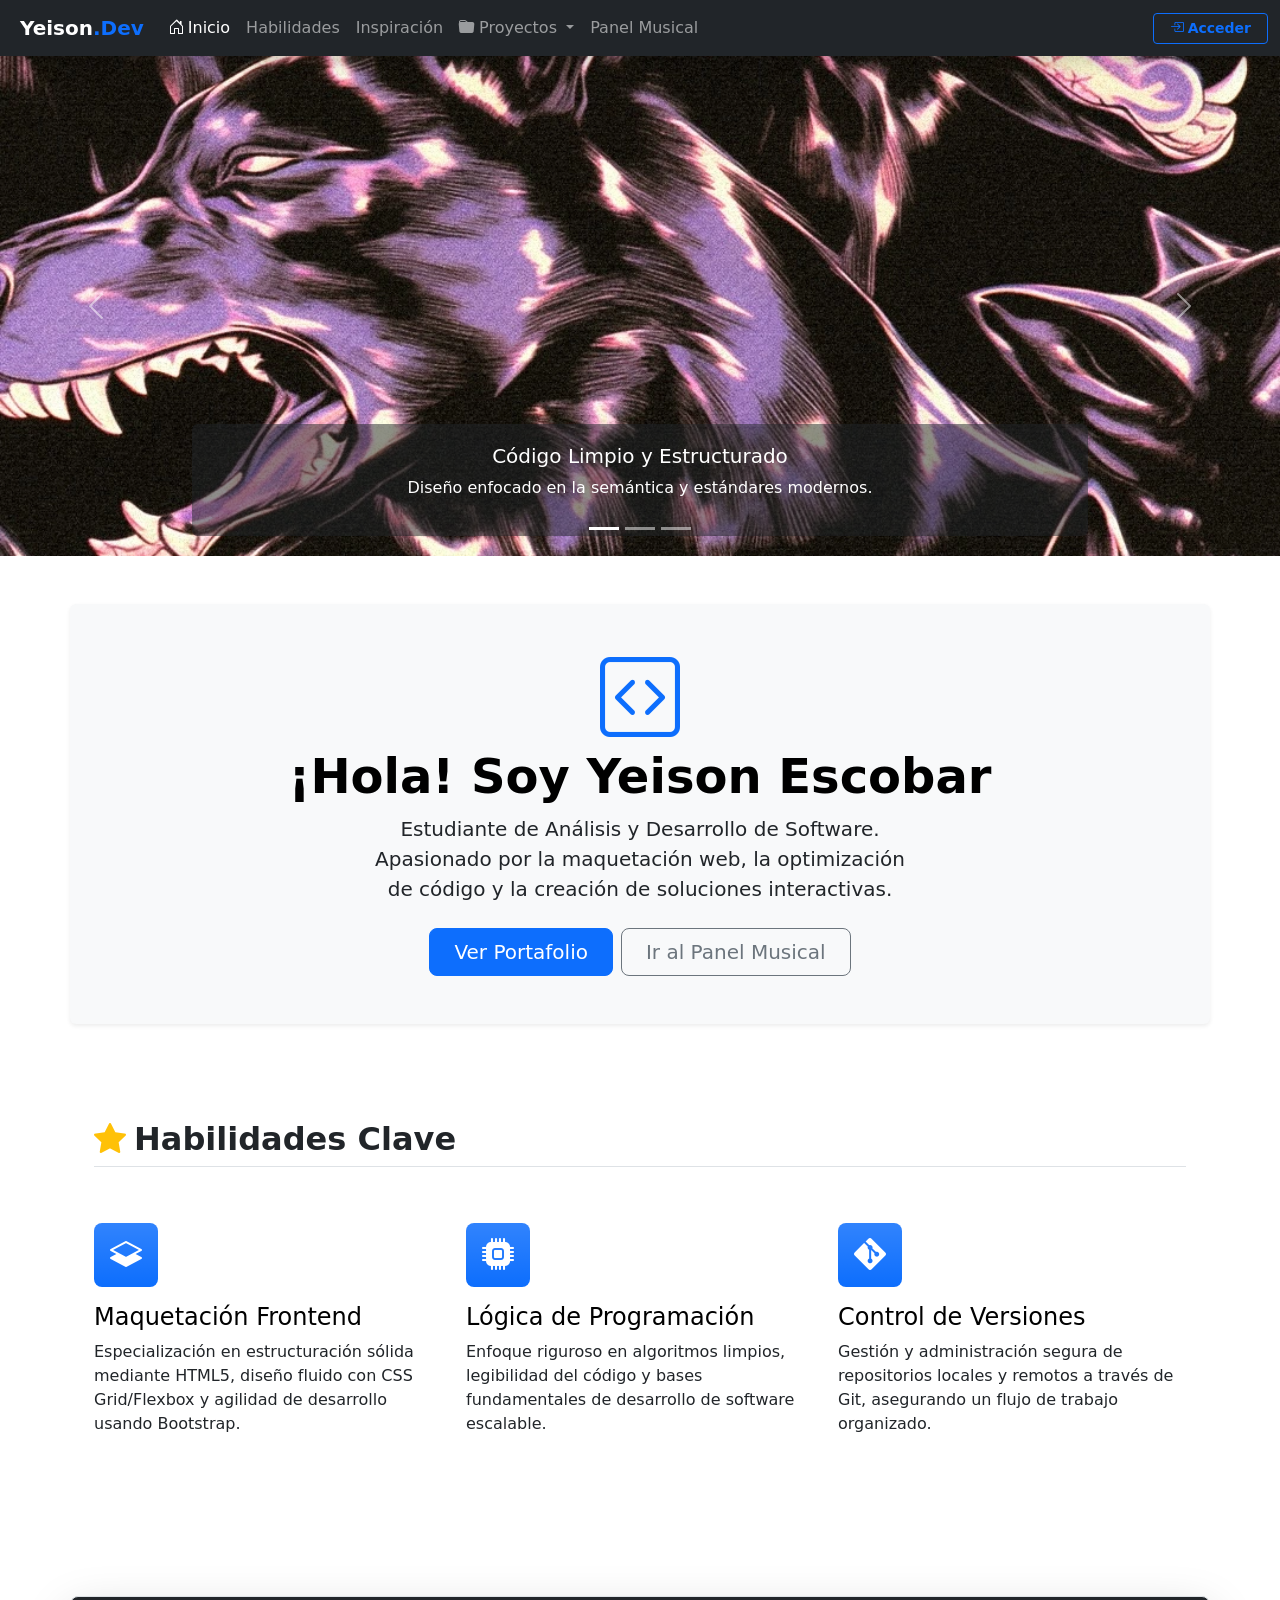
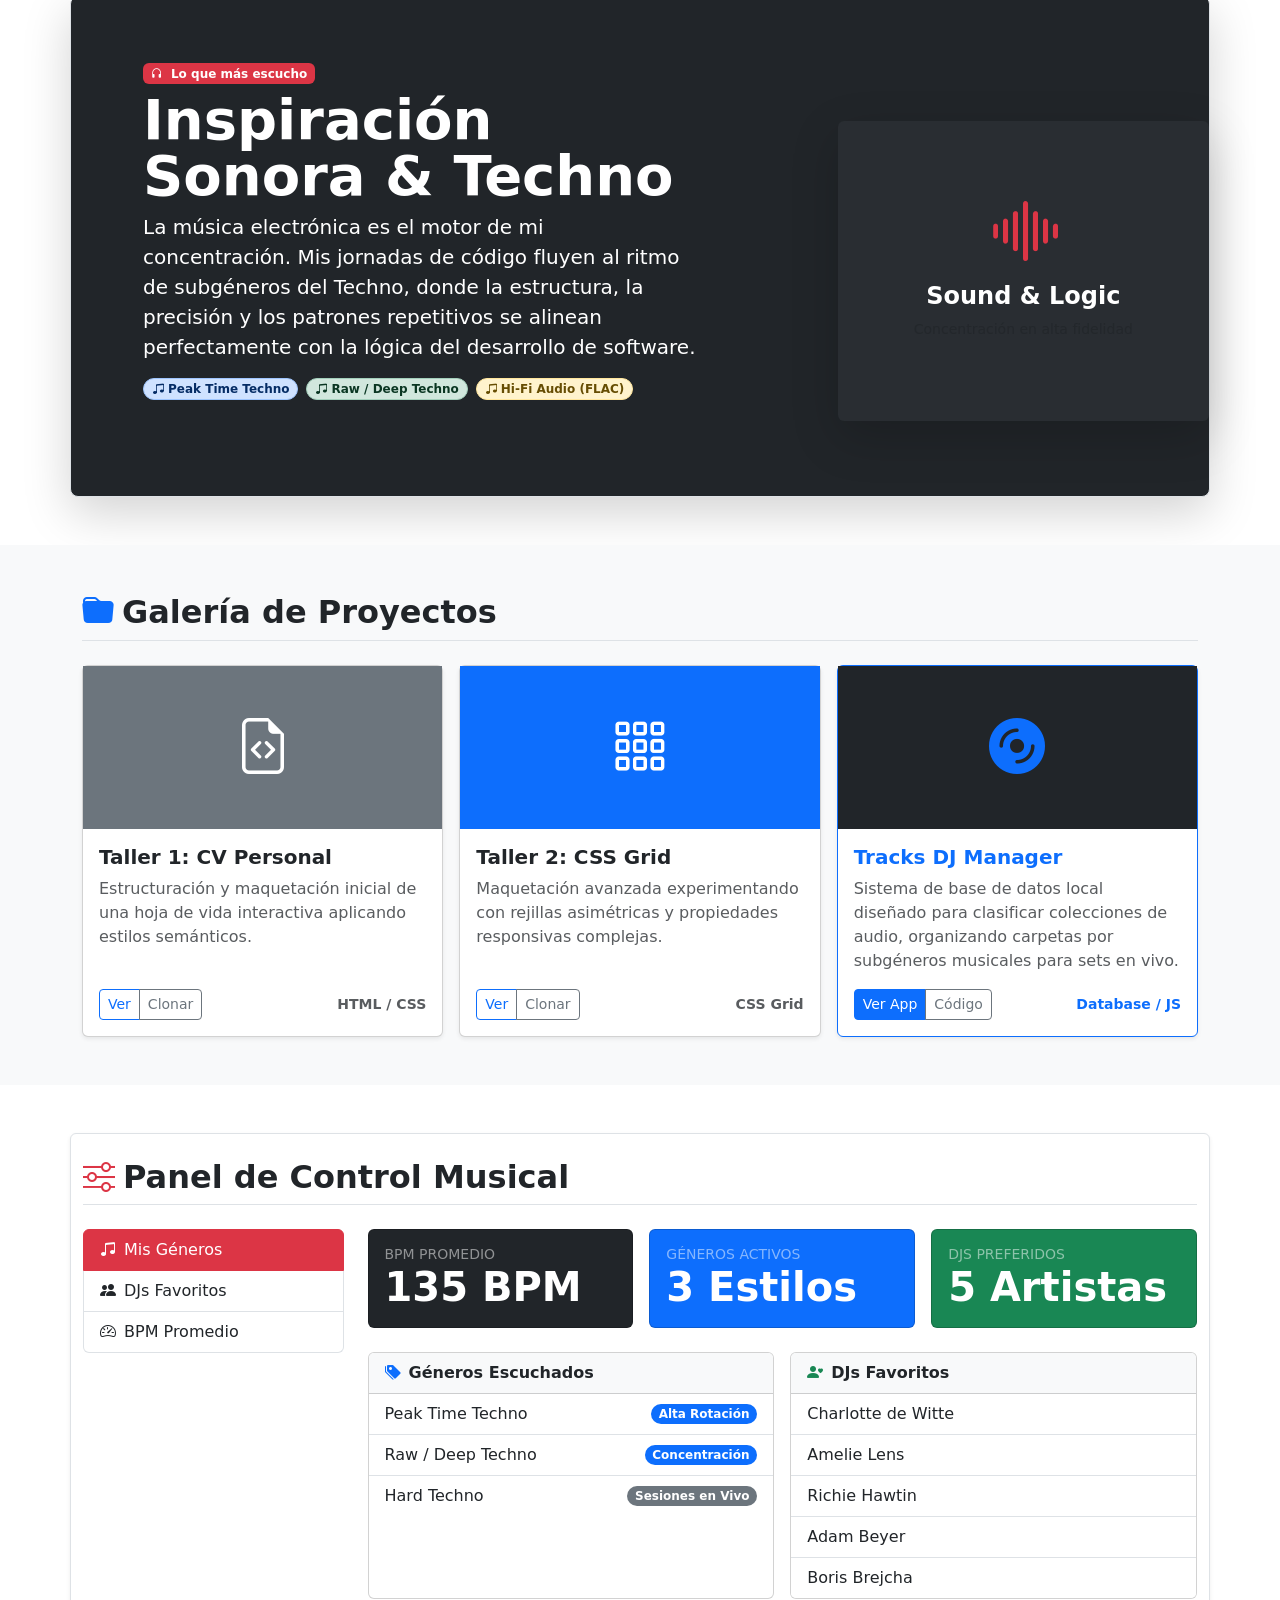
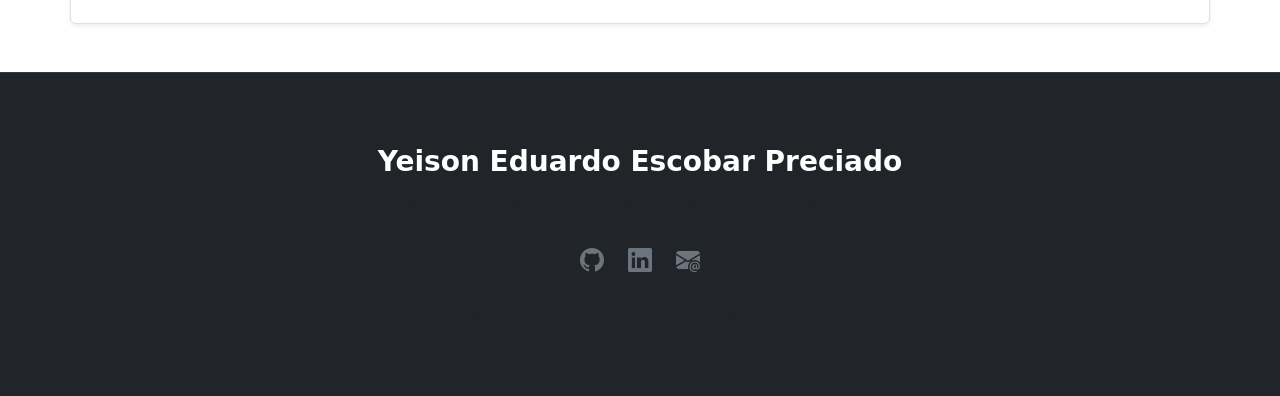
<file: index.html>
<!DOCTYPE html>
<html lang="es-CO">
  <head>
    <meta charset="UTF-8" />
    <meta name="viewport" content="width=device-width, initial-scale=1.0" />

    <title>Yeison Escobar | Desarrollador de Software en formación</title>

    <meta
      name="description"
      content="Hoja de vida profesional de Yeison Eduardo Escobar, estudiante de Análisis y Desarrollo de Software en Medellín. Especialista en HTML, CSS y lógica de programación."
    />

    <link rel="shortcut icon" href="assets/img/logosena.png" type="image/x-icon" />

    <meta name="author" content="Yeison Escobar" />
    <meta name="keywords" content="TALLER, taller, Taller, Portafolio, Desarrollador" />

    <meta name="theme-color" content="#000000" />
    <meta name="MobileOptimized" content="width" />
    <meta name="HandheldFriendly" content="true" />
    <meta name="mobile-web-app-capable" content="yes" />
    <meta name="apple-mobile-web-app-status-bar-style" content="black-translucent" />

    <link
      href="https://cdn.jsdelivr.net/npm/bootstrap@5.3.3/dist/css/bootstrap.min.css"
      rel="stylesheet"
    />
    <link
      rel="stylesheet"
      href="https://cdn.jsdelivr.net/npm/bootstrap-icons@1.11.3/font/bootstrap-icons.min.css"
    />

    <style>
      .carousel-item img {
        height: 500px;
        object-fit: cover;
      }
      .feature-icon {
        width: 4rem;
        height: 4rem;
      }
    </style>
  </head>
  <body>
    <header>
      <nav class="navbar navbar-expand-sm bg-dark navbar-dark fixed-top shadow">
        <div class="container-fluid">
          <a class="navbar-brand fw-bold" href="#">
            <i class="bi bi-terminal-mix me-2 text-primary"></i>
            <span class="text-white">Yeison</span><span class="text-primary">.Dev</span>
          </a>

          <button
            class="navbar-toggler"
            type="button"
            data-bs-toggle="collapse"
            data-bs-target="#collapsibleNavbar"
            aria-label="Cambiar navegación"
          >
            <span class="navbar-toggler-icon"></span>
          </button>

          <div class="collapse navbar-collapse" id="collapsibleNavbar">
            <ul class="navbar-nav me-auto mb-2 mb-sm-0">
              <li class="nav-item">
                <a class="nav-link active" href="#"><i class="bi bi-house-door me-1"></i>Inicio</a>
              </li>
              <li class="nav-item">
                <a class="nav-link" href="#features">Habilidades</a>
              </li>
              <li class="nav-item">
                <a class="nav-link" href="#music-section">Inspiración</a>
              </li>

              <li class="nav-item dropdown">
                <a
                  class="nav-link dropdown-toggle"
                  href="#"
                  role="button"
                  data-bs-toggle="dropdown"
                  aria-expanded="false"
                >
                  <i class="bi bi-folder-fill me-1"></i>Proyectos
                </a>
                <ul class="dropdown-menu dropdown-menu-dark shadow">
                  <li>
                    <a class="dropdown-item" href="app/github.html"
                      ><i class="bi bi-github me-2"></i>GitHub</a
                    >
                  </li>
                  <li>
                    <a class="dropdown-item" href="app/tables.html"
                      ><i class="bi bi-table me-2"></i>Tablas</a
                    >
                  </li>
                  <li>
                    <a class="dropdown-item" href="app/forms.html"
                      ><i class="bi bi-file-earmark-text me-2"></i>Formularios</a
                    >
                  </li>
                </ul>
              </li>

              <li class="nav-item">
                <a class="nav-link" href="#dashboard">Panel Musical</a>
              </li>
            </ul>

            <div class="d-flex">
              <a
                href="app/forms.html"
                class="btn btn-outline-primary btn-sm px-3 fw-semibold"
                ><i class="bi bi-box-arrow-in-right me-1"></i>Acceder</a
              >
            </div>
          </div>
        </div>
      </nav>
    </header>

    <main style="margin-top: 56px">
      <div id="demo" class="carousel slide" data-bs-ride="carousel">
        <div class="carousel-indicators">
          <button
            type="button"
            data-bs-target="#demo"
            data-bs-slide-to="0"
            class="active"
            aria-current="true"
            aria-label="Diapositiva 1"
          ></button>
          <button
            type="button"
            data-bs-target="#demo"
            data-bs-slide-to="1"
            aria-label="Diapositiva 2"
          ></button>
          <button
            type="button"
            data-bs-target="#demo"
            data-bs-slide-to="2"
            aria-label="Diapositiva 3"
          ></button>
        </div>

        <div class="carousel-inner">
          <div class="carousel-item active">
            <img
              src="assets/img/1.webp"
              alt="Desarrollo Web"
              class="d-block w-100"
              width="1200"
              height="500"
            />
            <div
              class="carousel-caption d-none d-md-block bg-dark bg-opacity-50 rounded"
            >
              <h5>Código Limpio y Estructurado</h5>
              <p>Diseño enfocado en la semántica y estándares modernos.</p>
            </div>
          </div>
          <div class="carousel-item">
            <img
              src="assets/img/2.webp"
              alt="Interfaces Adaptables"
              class="d-block w-100"
              width="1200"
              height="500"
              loading="lazy"
            />
            <div
              class="carousel-caption d-none d-md-block bg-dark bg-opacity-50 rounded"
            >
              <h5>Interfaces Responsivas</h5>
              <p>
                Adaptación perfecta a cualquier tipo de pantalla y dispositivo.
              </p>
            </div>
          </div>
          <div class="carousel-item">
            <img
              src="assets/img/4.webp"
              alt="Lógica Eficiente"
              class="d-block w-100"
              width="1200"
              height="500"
              loading="lazy"
            />
            <div
              class="carousel-caption d-none d-md-block bg-dark bg-opacity-50 rounded"
            >
              <h5>Lógica de Programación</h5>
              <p>
                Resolución de problemas con arquitecturas de software eficientes.
              </p>
            </div>
          </div>
        </div>

        <button class="carousel-control-prev" type="button" data-bs-target="#demo" data-bs-slide="prev" aria-label="Anterior diapositiva">
          <span class="carousel-control-prev-icon" aria-hidden="true"></span>
        </button>

        <button class="carousel-control-next" type="button" data-bs-target="#demo" data-bs-slide="next" aria-label="Siguiente diapositiva">
          <span class="carousel-control-next-icon" aria-hidden="true"></span>
        </button>
      </div>

      <div
        class="px-4 py-5 my-5 text-center bg-light rounded shadow-sm container"
      >
        <i class="bi bi-code-square display-1 text-primary mb-3"></i>
        <h1 class="display-5 fw-bold text-body-emphasis">
          ¡Hola! Soy Yeison Escobar
        </h1>
        <div class="col-lg-6 mx-auto">
          <p class="lead mb-4">
            Estudiante de Análisis y Desarrollo de Software. Apasionado por la
            maquetación web, la optimización de código y la creación de
            soluciones interactivas.
          </p>
          <div class="d-grid gap-2 d-sm-flex justify-content-sm-center">
            <a href="#album" class="btn btn-primary btn-lg px-4 gap-3"
              >Ver Portafolio</a
            >
            <a href="#dashboard" class="btn btn-outline-secondary btn-lg px-4"
              >Ir al Panel Musical</a
            >
          </div>
        </div>
      </div>

      <div class="container px-4 py-5" id="features">
        <h2 class="pb-2 border-bottom fw-bold">
          <i class="bi bi-star-fill text-warning me-2"></i>Habilidades Clave
        </h2>
        <div class="row g-4 py-5 row-cols-1 row-cols-lg-3">
          <div class="feature col">
            <div
              class="feature-icon d-inline-flex align-items-center justify-content-center text-bg-primary bg-gradient fs-2 mb-3 rounded-3"
            >
              <i class="bi bi-layers-half"></i>
            </div>
            <h3 class="fs-4 text-body-emphasis">Maquetación Frontend</h3>
            <p>
              Especialización en estructuración sólida mediante HTML5, diseño
              fluido con CSS Grid/Flexbox y agilidad de desarrollo usando
              Bootstrap.
            </p>
          </div>
          <div class="feature col">
            <div
              class="feature-icon d-inline-flex align-items-center justify-content-center text-bg-primary bg-gradient fs-2 mb-3 rounded-3"
            >
              <i class="bi bi-cpu-fill"></i>
            </div>
            <h3 class="fs-4 text-body-emphasis">Lógica de Programación</h3>
            <p>
              Enfoque riguroso en algoritmos limpios, legibilidad del código y
              bases fundamentales de desarrollo de software escalable.
            </p>
          </div>
          <div class="feature col">
            <div
              class="feature-icon d-inline-flex align-items-center justify-content-center text-bg-primary bg-gradient fs-2 mb-3 rounded-3"
            >
              <i class="bi bi-git"></i>
            </div>
            <h3 class="fs-4 text-body-emphasis">Control de Versiones</h3>
            <p>
              Gestión y administración segura de repositorios locales y remotos
              a través de Git, asegurando un flujo de trabajo organizado.
            </p>
          </div>
        </div>
      </div>

      <div class="container my-5" id="music-section">
        <div
          class="row p-4 pb-0 pe-lg-0 pt-lg-5 align-items-center rounded-3 border shadow-lg bg-dark text-white"
        >
          <div class="col-lg-7 p-3 p-lg-5 pt-lg-3">
            <span class="badge bg-danger mb-2"
              ><i class="bi bi-headphones me-1"></i> Lo que más escucho</span
            >
            <h1 class="display-4 fw-bold lh-1 text-white">
              Inspiración Sonora & Techno
            </h1>
            <p class="lead">
              La música electrónica es el motor de mi concentración. Mis
              jornadas de código fluyen al ritmo de subgéneros del Techno, donde
              la estructura, la precisión y los patrones repetitivos se alinean
              perfectamente con la lógica del desarrollo de software.
            </p>
            <div class="d-flex flex-wrap gap-2 mb-4 mb-lg-5">
              <span
                class="badge d-flex align-items-center p-1 pe-2 text-primary-emphasis bg-primary-subtle border border-primary-subtle rounded-pill"
              >
                <i class="bi bi-music-note-beamed mx-1"></i>Peak Time Techno
              </span>
              <span
                class="badge d-flex align-items-center p-1 pe-2 text-success-emphasis bg-success-subtle border border-success-subtle rounded-pill"
              >
                <i class="bi bi-music-note-beamed mx-1"></i>Raw / Deep Techno
              </span>
              <span
                class="badge d-flex align-items-center p-1 pe-2 text-warning-emphasis bg-warning-subtle border border-warning-subtle rounded-pill"
              >
                <i class="bi bi-music-note-beamed mx-1"></i>Hi-Fi Audio (FLAC)
              </span>
            </div>
          </div>
          <div
            class="col-lg-4 offset-lg-1 p-0 overflow-hidden shadow-lg d-flex justify-content-center align-items-center bg-secondary bg-opacity-10 rounded"
            style="min-height: 300px"
          >
            <div class="text-center p-5">
              <i class="bi bi-soundwave display-1 text-danger mb-3"></i>
              <h4 class="fw-bold">Sound & Logic</h4>
              <p class="small text-muted">Concentración en alta fidelidad</p>
            </div>
          </div>
        </div>
      </div>

      <div class="album py-5 bg-body-tertiary" id="album">
        <div class="container">
          <h2 class="pb-2 border-bottom fw-bold mb-4">
            <i class="bi bi-folder-fill text-primary me-2"></i>Galería de Proyectos
          </h2>
          <div class="row row-cols-1 row-cols-sm-2 row-cols-md-3 g-3">
            <div class="col">
              <div class="card shadow-sm h-100">
                <div class="bg-secondary text-white text-center py-5">
                  <i class="bi bi-file-earmark-code display-4"></i>
                </div>
                <div
                  class="card-body d-flex flex-column justify-content-between"
                >
                  <div>
                    <h5 class="card-title fw-bold">Taller 1: CV Personal</h5>
                    <p class="card-text text-muted">
                      Estructuración y maquetación inicial de una hoja de vida
                      interactiva aplicando estilos semánticos.
                    </p>
                  </div>
                  <div
                    class="d-flex justify-content-between align-items-center mt-3"
                  >
                    <div class="btn-group">
                      <button
                        type="button"
                        class="btn btn-sm btn-outline-primary"
                      >
                        Ver
                      </button>
                      <button
                        type="button"
                        class="btn btn-sm btn-outline-secondary"
                      >
                        Clonar
                      </button>
                    </div>
                    <small class="text-body-secondary fw-semibold"
                      >HTML / CSS</small
                    >
                  </div>
                </div>
              </div>
            </div>
            <div class="col">
              <div class="card shadow-sm h-100">
                <div class="bg-primary text-white text-center py-5">
                  <i class="bi bi-grid-3x3-gap display-4"></i>
                </div>
                <div
                  class="card-body d-flex flex-column justify-content-between"
                >
                  <div>
                    <h5 class="card-title fw-bold">Taller 2: CSS Grid</h5>
                    <p class="card-text text-muted">
                      Maquetación avanzada experimentando con rejillas
                      asimétricas y propiedades responsivas complejas.
                    </p>
                  </div>
                  <div
                    class="d-flex justify-content-between align-items-center mt-3"
                  >
                    <div class="btn-group">
                      <button
                        type="button"
                        class="btn btn-sm btn-outline-primary"
                      >
                        Ver
                      </button>
                      <button
                        type="button"
                        class="btn btn-sm btn-outline-secondary"
                      >
                        Clonar
                      </button>
                    </div>
                    <small class="text-body-secondary fw-semibold"
                      >CSS Grid</small
                    >
                  </div>
                </div>
              </div>
            </div>
            <div class="col">
              <div class="card shadow-sm h-100 border-primary">
                <div class="bg-dark text-primary text-center py-5">
                  <i class="bi bi-disc-fill display-4"></i>
                </div>
                <div
                  class="card-body d-flex flex-column justify-content-between"
                >
                  <div>
                    <h5 class="card-title fw-bold text-primary">
                      Tracks DJ Manager
                    </h5>
                    <p class="card-text text-muted">
                      Sistema de base de datos local diseñado para clasificar
                      colecciones de audio, organizando carpetas por subgéneros
                      musicales para sets en vivo.
                    </p>
                  </div>
                  <div
                    class="d-flex justify-content-between align-items-center mt-3"
                  >
                    <div class="btn-group">
                      <button type="button" class="btn btn-sm btn-primary">
                        Ver App
                      </button>
                      <button
                        type="button"
                        class="btn btn-sm btn-outline-secondary"
                      >
                        Código
                      </button>
                    </div>
                    <small class="text-primary fw-semibold"
                      >Database / JS</small
                    >
                  </div>
                </div>
              </div>
            </div>
          </div>
        </div>
      </div>

      <div
        class="container my-5 py-4 border rounded shadow-sm bg-white"
        id="dashboard"
      >
        <h2 class="pb-2 border-bottom fw-bold mb-4">
          <i class="bi bi-sliders text-danger me-2"></i>Panel de Control Musical
        </h2>
        <div class="row">
          <div class="col-md-3 mb-3">
            <div class="list-group">
              <a
                href="#dashboard"
                class="list-group-item list-group-item-action active bg-danger border-danger"
                ><i class="bi bi-music-note-beamed me-2"></i>Mis Géneros</a
              >
              <a
                href="#dashboard"
                class="list-group-item list-group-item-action"
                ><i class="bi bi-people-fill me-2"></i>DJs Favoritos</a
              >
              <a
                href="#dashboard"
                class="list-group-item list-group-item-action"
                ><i class="bi bi-speedometer2 me-2"></i>BPM Promedio</a
              >
            </div>
          </div>
          <div class="col-md-9">
            <div class="row g-3 mb-4">
              <div class="col-md-4">
                <div class="card text-bg-dark h-100">
                  <div
                    class="card-body d-flex flex-column justify-content-between"
                  >
                    <h6
                      class="card-title text-white-50 text-uppercase small m-0"
                    >
                      BPM Promedio
                    </h6>
                    <p class="card-text display-6 fw-bold m-0">135 BPM</p>
                  </div>
                </div>
              </div>
              <div class="col-md-4">
                <div class="card text-bg-primary h-100">
                  <div
                    class="card-body d-flex flex-column justify-content-between"
                  >
                    <h6
                      class="card-title text-white-50 text-uppercase small m-0"
                    >
                      Géneros Activos
                    </h6>
                    <p class="card-text display-6 fw-bold m-0">3 Estilos</p>
                  </div>
                </div>
              </div>
              <div class="col-md-4">
                <div class="card text-bg-success h-100">
                  <div
                    class="card-body d-flex flex-column justify-content-between"
                  >
                    <h6
                      class="card-title text-white-50 text-uppercase small m-0"
                    >
                      DJs Preferidos
                    </h6>
                    <p class="card-text display-6 fw-bold m-0">5 Artistas</p>
                  </div>
                </div>
              </div>
            </div>

            <div class="row g-3">
              <div class="col-md-6">
                <div class="card h-100">
                  <div class="card-header bg-light fw-semibold">
                    <i class="bi bi-tags-fill text-primary me-2"></i>Géneros Escuchados
                  </div>
                  <ul class="list-group list-group-flush">
                    <li
                      class="list-group-item d-flex justify-content-between align-items-center"
                    >
                      Peak Time Techno
                      <span class="badge bg-primary rounded-pill"
                        >Alta Rotación</span
                      >
                    </li>
                    <li
                      class="list-group-item d-flex justify-content-between align-items-center"
                    >
                      Raw / Deep Techno
                      <span class="badge bg-primary rounded-pill"
                        >Concentración</span
                      >
                    </li>
                    <li
                      class="list-group-item d-flex justify-content-between align-items-center"
                    >
                      Hard Techno
                      <span class="badge bg-secondary rounded-pill"
                        >Sesiones en Vivo</span
                      >
                    </li>
                  </ul>
                </div>
              </div>
              <div class="col-md-6">
                <div class="card h-100">
                  <div class="card-header bg-light fw-semibold">
                    <i class="bi bi-person-heart text-success me-2"></i>DJs Favoritos
                  </div>
                  <ul class="list-group list-group-flush">
                    <li class="list-group-item">Charlotte de Witte</li>
                    <li class="list-group-item">Amelie Lens</li>
                    <li class="list-group-item">Richie Hawtin</li>
                    <li class="list-group-item">Adam Beyer</li>
                    <li class="list-group-item">Boris Brejcha</li>
                  </ul>
                </div>
              </div>
            </div>
          </div>
        </div>
      </div>
    </main>

    <footer
      class="bg-dark text-secondary px-4 py-5 text-center mt-5 border-top border-secondary border-opacity-25"
    >
      <div class="py-4">
        <h3 class="text-white fw-bold mb-3">Yeison Eduardo Escobar Preciado</h3>
        <div class="col-lg-6 mx-auto">
          <p class="fs-6 mb-4 text-muted">
            Estudiante de Análisis y Desarrollo de Software • Medellín, Colombia
          </p>
          <div class="d-flex justify-content-center gap-4 fs-4 mb-4">
            <a href="#" class="text-secondary link-primary" aria-label="GitHub de Yeison">
              <i class="bi bi-github"></i>
            </a>
            <a href="#" class="text-secondary link-primary" aria-label="LinkedIn de Yeison">
              <i class="bi bi-linkedin"></i>
            </a>
            <a href="#" class="text-secondary link-primary" aria-label="Correo electrónico de Yeison">
              <i class="bi bi-envelope-at-fill"></i>
            </a>
          </div>
          <p class="mb-0 small text-uppercase tracking-wider text-muted">
            &copy; 2026 Portafolio Profesional. Todos los derechos reservados.
          </p>
        </div>
      </div>
    </footer>

    <script src="https://cdn.jsdelivr.net/npm/bootstrap@5.3.3/dist/js/bootstrap.bundle.min.js"></script>
  </body>
</html>
</file>
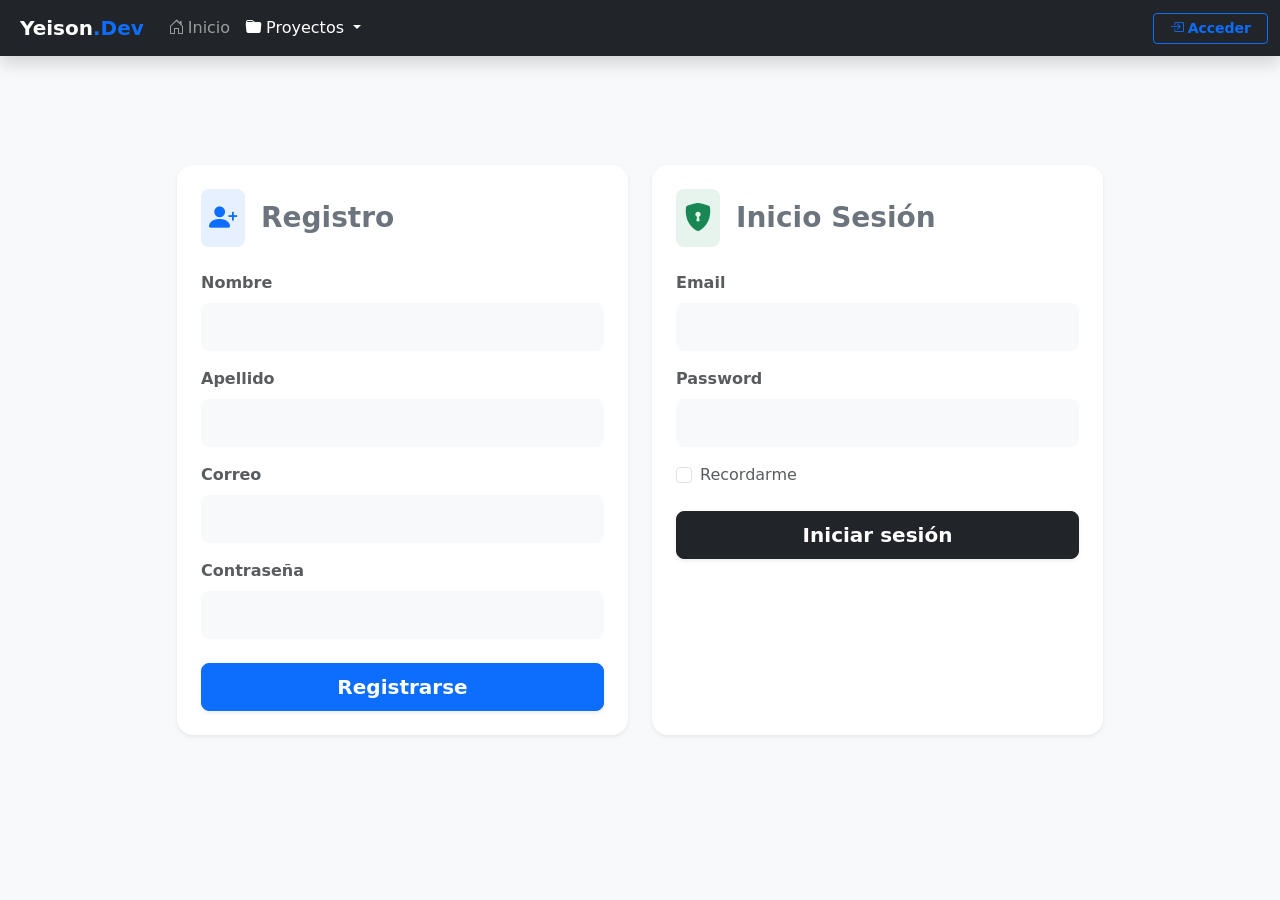
<file: app/forms.html>
<!DOCTYPE html>
<html lang="es-Co">

<head>
    <meta charset="UTF-8">
    <meta name="viewport" content="width=device-width, initial-scale=1.0">
    <title>Taller 3</title>
    <link rel="icon" type="image/x-icon" href="../assets/img/logo_sena.png">
    <meta name="author" content="Angie Rodriguez">
    <meta name="description" content="taller 1 de maquetacion web">
    <meta name="keywords" content="TALLER,taller,Taller">
    <meta name="theme-color" content="#212529">
    <meta name="MobileOptimized" content="width">
    <meta name="HandheldFriendly" content="true">
    <meta name="mobile-web-app-capable" content="yes">
    <meta name="apple-mobile-web-app-status-bar-style" content="black-traslucent">

    <link href="https://cdn.jsdelivr.net/npm/bootstrap@5.3.3/dist/css/bootstrap.min.css" rel="stylesheet">
    <link rel="stylesheet" href="https://cdn.jsdelivr.net/npm/bootstrap-icons@1.13.1/font/bootstrap-icons.min.css">
</head>

<body class="bg-light d-flex flex-column min-vh-100">
    <header>
        <nav class="navbar navbar-expand-sm bg-dark navbar-dark fixed-top shadow">
            <div class="container-fluid">
                <a class="navbar-brand fw-bold" href="../index.html">
                    <i class="bi bi-terminal-mix me-2 text-primary"></i><span class="text-white">Yeison</span><span class="text-primary">.Dev</span>
                </a>
                
                <button class="navbar-toggler" type="button" data-bs-toggle="collapse" data-bs-target="#collapsibleNavbar">
                    <span class="navbar-toggler-icon"></span>
                </button>
                
                <div class="collapse navbar-collapse" id="collapsibleNavbar">
                    <ul class="navbar-nav me-auto mb-2 mb-sm-0">
                        <li class="nav-item">
                            <a class="nav-link" href="../index.html"><i class="bi bi-house-door me-1"></i>Inicio</a>
                        </li>
                        
                        <li class="nav-item dropdown">
                            <a class="nav-link dropdown-toggle active" href="#" role="button" data-bs-toggle="dropdown" aria-expanded="false">
                                <i class="bi bi-folder-fill me-1"></i>Proyectos
                            </a>
                            <ul class="dropdown-menu dropdown-menu-dark shadow">
                                <li><a class="dropdown-item active bg-primary" href="github.html"><i class="bi bi-github me-2"></i>GitHub</a></li>
                                <li><a class="dropdown-item" href="tables.html"><i class="bi bi-table me-2"></i>Tablas</a></li>
                                <li><a class="dropdown-item" href="forms.html"><i class="bi bi-file-earmark-text me-2"></i>Formularios</a></li>
                            </ul>
                        </li>
                    </ul>

                    <div class="d-flex">
                        <a href="../app/forms.html" class="btn btn-outline-primary btn-sm px-3 fw-semibold"><i class="bi bi-box-arrow-in-right me-1"></i>Acceder</a>
                    </div>
                </div>
            </div>
        </nav>
    </header>

    <main class="flex-grow-1 d-flex align-items-center my-5">
        <div class="container">
            <div class="row g-4 justify-content-center">

                <div class="col-12 col-md-6 col-lg-5">
                    <div class="card h-100 border-0 shadow-sm p-4 bg-white rounded-4">
                        <form>
                            <div class="d-flex align-items-center mb-4">
                                <div class="bg-primary bg-opacity-10 p-2 rounded-3 me-3 text-primary">
                                    <i class="bi bi-person-plus-fill fs-3"></i>
                                </div>
                                <h2 class="h3 mb-0 fw-bold text-secondary">Registro</h2>
                            </div>

                            <div class="mb-3">
                                <label class="form-label fw-semibold text-muted">Nombre</label>
                                <input type="text" class="form-control form-control-lg bg-light border-0">
                            </div>

                            <div class="mb-3">
                                <label class="form-label fw-semibold text-muted">Apellido</label>
                                <input type="text" class="form-control form-control-lg bg-light border-0">
                            </div>

                            <div class="mb-3">
                                <label class="form-label fw-semibold text-muted">Correo</label>
                                <input type="email" class="form-control form-control-lg bg-light border-0">
                            </div>

                            <div class="mb-4">
                                <label class="form-label fw-semibold text-muted">Contraseña</label>
                                <input type="password" class="form-control form-control-lg bg-light border-0">
                            </div>

                            <button type="button" class="btn btn-primary btn-lg w-100 shadow-sm fw-bold">
                                Registrarse
                            </button>
                        </form>
                    </div>
                </div>

                <div class="col-12 col-md-6 col-lg-5">
                    <div class="card h-100 border-0 shadow-sm p-4 bg-white rounded-4">
                        <form>
                            <div class="d-flex align-items-center mb-4">
                                <div class="bg-success bg-opacity-10 p-2 rounded-3 me-3 text-success">
                                    <i class="bi bi-shield-lock-fill fs-3"></i>
                                </div>
                                <h2 class="h3 mb-0 fw-bold text-secondary">Inicio Sesión</h2>
                            </div>

                            <div class="mb-3">
                                <label class="form-label fw-semibold text-muted">Email</label>
                                <input type="email" class="form-control form-control-lg bg-light border-0">
                            </div>

                            <div class="mb-3">
                                <label class="form-label fw-semibold text-muted">Password</label>
                                <input type="password" class="form-control form-control-lg bg-light border-0">
                            </div>

                            <div class="form-check mb-4">
                                <input class="form-check-input" type="checkbox" id="rememberMe">
                                <label class="form-check-label text-muted" id="rememberMe">
                                    Recordarme
                                </label>
                            </div>

                            <button type="button" class="btn btn-dark btn-lg w-100 shadow-sm fw-bold">
                                Iniciar sesión
                            </button>
                        </form>
                    </div>
                </div>

            </div>
        </div>
    </main>

    <script src="https://cdn.jsdelivr.net/npm/bootstrap@5.3.3/dist/js/bootstrap.bundle.min.js"></script>
</body>

</html>
</file>
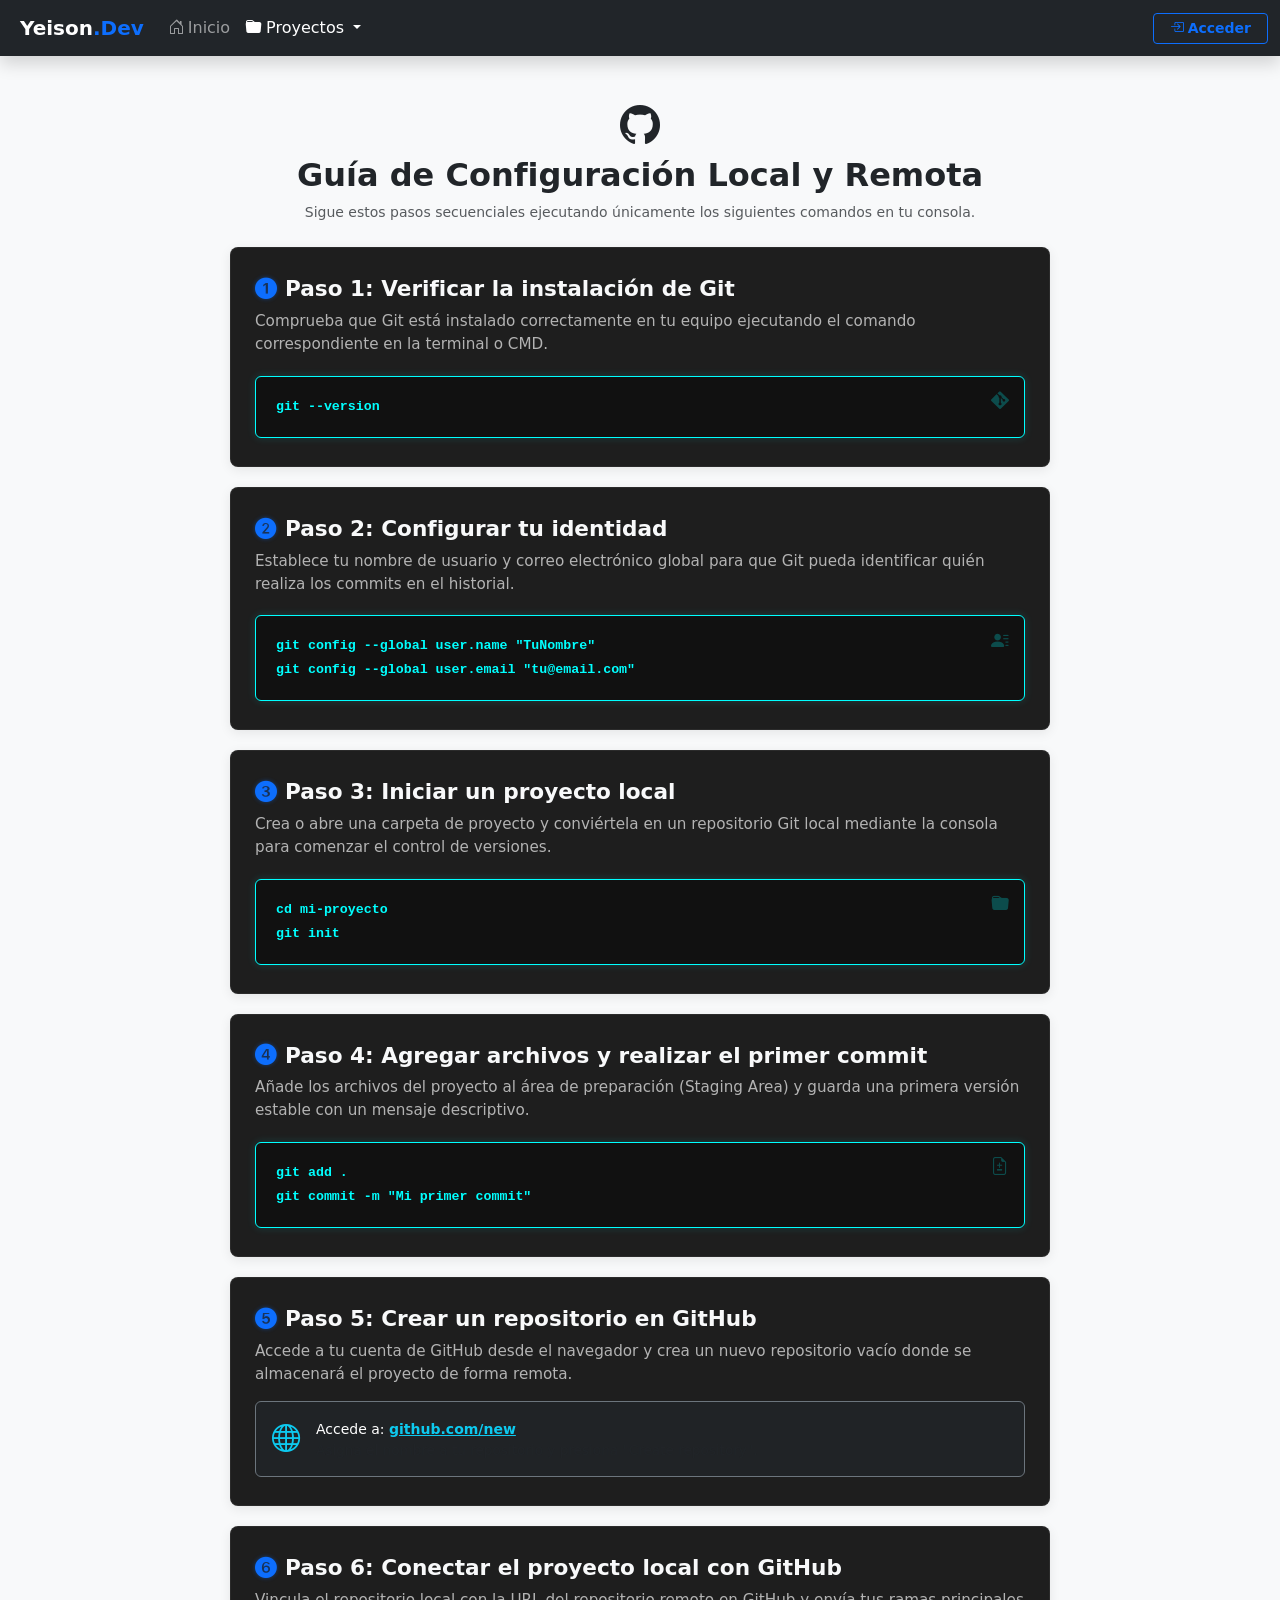
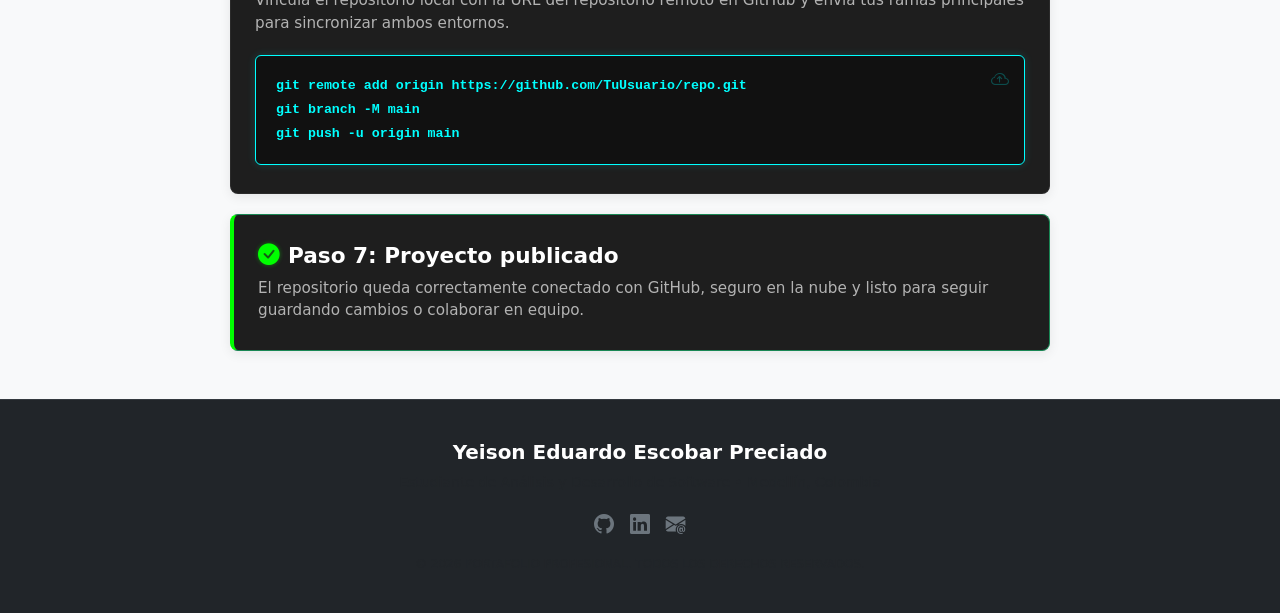
<file: app/github.html>
<!DOCTYPE html>
<html lang="es-CO">
<head>
    <meta charset="UTF-8" />
    <meta name="viewport" content="width=device-width, initial-scale=1.0" />

    <title>Yeison Escobar | Guía de GitHub</title>

    <meta name="description" content="Yeison Eduardo Escobar, estudiante de Análisis y Desarrollo de Software en Medellín. Especialista en HTML, CSS y lógica de programación." />
    <link rel="shortcut icon" href="../assets/img/logosena.png" type="image/x-icon" />

    <meta name="author" content="Yeison Escobar" />
    <meta name="keywords" content="TALLER, taller, Taller, Portafolio, Desarrollador, GitHub, Terminal" />
    <meta name="theme-color" content="#000000" />
    <meta name="MobileOptimized" content="width" />
    <meta name="HandheldFriendly" content="true" />
    <meta name="mobile-web-app-capable" content="yes" />
    <meta name="apple-mobile-web-app-status-bar-style" content="black-translucent" />

    <link href="https://cdn.jsdelivr.net/npm/bootstrap@5.3.3/dist/css/bootstrap.min.css" rel="stylesheet" />
    <link rel="stylesheet" href="https://cdn.jsdelivr.net/npm/bootstrap-icons@1.11.3/font/bootstrap-icons.min.css" />

    <style>
        body {
            padding-top: 56px;
            background-color: #f8f9fa; 
            color: #212529;
            font-family: system-ui, -apple-system, "Segoe UI", Roboto, "Helvetica Neue", Arial, sans-serif;
        }

        /* Limita el ancho máximo para mantener una lectura cómoda */
        .main-content-wrapper {
            max-width: 820px;
            margin: 0 auto;
        }

        /* Contenedores de los pasos */
        .step-container {
            background-color: #1e1e1e; 
            color: #f8f9fa; 
            border-radius: 8px;
            padding: 1.75rem 1.5rem; 
            margin-bottom: 1.25rem; 
            text-align: left; 
            box-shadow: 0 3px 12px rgba(0, 0, 0, 0.08);
            border: 1px solid rgba(255, 255, 255, 0.06);
            transition: transform 0.3s ease, border-color 0.3s ease;
        }

        .step-container:hover {
            transform: translateY(-3px);
            border-color: #0d6efd; 
        }

        .step-title {
            font-weight: 700;
            margin-bottom: 0.5rem;
            font-size: 1.35rem; 
            color: #f8f9fa;
        }

        .step-description {
            font-size: 0.95rem; 
            margin-bottom: 1.25rem;
            color: #b3b3b3; 
        }

        /* Bloques de terminal optimizados solo para comandos */
        .terminal-block {
            background-color: #111; 
            color: #00ffff; /* Los comandos se muestran en este tono cian brillante */
            font-family: 'Courier New', Courier, monospace; 
            font-size: 0.95rem; 
            border: 1.5px solid #00ffff; 
            box-shadow: 0 0 8px rgba(0, 255, 255, 0.15); 
            border-radius: 6px;
            padding: 1.25rem; 
            text-align: left; 
            position: relative; 
        }

        .git-cmd {
            color: #00ffff; 
            font-weight: bold;
            display: block;
            margin-bottom: 0.25rem;
        }
        
        .git-cmd:last-child {
            margin-bottom: 0;
        }

        .terminal-icon {
            position: absolute;
            top: 12px;
            right: 15px;
            font-size: 1.1rem;
            color: rgba(0, 255, 255, 0.25);
        }

        .neon-icon {
            color: #0d6efd; 
            text-shadow: 0 0 4px rgba(13, 110, 253, 0.4);
        }

        .check-icon {
            color: #00ff00; 
            text-shadow: 0 0 4px rgba(0, 255, 0, 0.4);
        }
    </style>
</head>

<body>
    
    <header>
        <nav class="navbar navbar-expand-sm bg-dark navbar-dark fixed-top shadow">
            <div class="container-fluid">
                <a class="navbar-brand fw-bold" href="../index.html">
                    <i class="bi bi-terminal-mix me-2 text-primary"></i><span class="text-white">Yeison</span><span class="text-primary">.Dev</span>
                </a>
                
                <button class="navbar-toggler" type="button" data-bs-toggle="collapse" data-bs-target="#collapsibleNavbar">
                    <span class="navbar-toggler-icon"></span>
                </button>
                
                <div class="collapse navbar-collapse" id="collapsibleNavbar">
                    <ul class="navbar-nav me-auto mb-2 mb-sm-0">
                        <li class="nav-item">
                            <a class="nav-link" href="../index.html"><i class="bi bi-house-door me-1"></i>Inicio</a>
                        </li>
                        
                        <li class="nav-item dropdown">
                            <a class="nav-link dropdown-toggle active" href="#" role="button" data-bs-toggle="dropdown" aria-expanded="false">
                                <i class="bi bi-folder-fill me-1"></i>Proyectos
                            </a>
                            <ul class="dropdown-menu dropdown-menu-dark shadow">
                                <li><a class="dropdown-item active bg-primary" href="github.html"><i class="bi bi-github me-2"></i>GitHub</a></li>
                                <li><a class="dropdown-item" href="tables.html"><i class="bi bi-table me-2"></i>Tablas</a></li>
                                <li><a class="dropdown-item" href="forms.html"><i class="bi bi-file-earmark-text me-2"></i>Formularios</a></li>
                            </ul>
                        </li>
                    </ul>

                    <div class="d-flex">
                        <a href="../app/forms.html" class="btn btn-outline-primary btn-sm px-3 fw-semibold"><i class="bi bi-box-arrow-in-right me-1"></i>Acceder</a>
                    </div>
                </div>
            </div>
        </nav>
    </header>

    <main class="container my-4 pt-3">
        <div class="main-content-wrapper">
            
            <div class="text-center mb-4">
                <i class="bi bi-github fs-1 text-dark mb-2"></i>
                <h1 class="fw-bold h2">Guía de Configuración Local y Remota</h1>
                <p class="text-muted small">Sigue estos pasos secuenciales ejecutando únicamente los siguientes comandos en tu consola.</p>
            </div>

            <div class="step-container">
                <h2 class="step-title"><i class="bi bi-1-circle-fill neon-icon me-2"></i>Paso 1: Verificar la instalación de Git</h2>
                <p class="step-description">
                    Comprueba que Git está instalado correctamente en tu equipo ejecutando el comando correspondiente en la terminal o CMD.
                </p>
                <div class="terminal-block">
                    <i class="bi bi-git terminal-icon"></i>
                    <code class="git-cmd">git --version</code>
                </div>
            </div>

            <div class="step-container">
                <h2 class="step-title"><i class="bi bi-2-circle-fill neon-icon me-2"></i>Paso 2: Configurar tu identidad</h2>
                <p class="step-description">
                    Establece tu nombre de usuario y correo electrónico global para que Git pueda identificar quién realiza los commits en el historial.
                </p>
                <div class="terminal-block">
                    <i class="bi bi-person-lines-fill terminal-icon"></i>
                    <code class="git-cmd">git config --global user.name "TuNombre"</code>
                    <code class="git-cmd">git config --global user.email "tu@email.com"</code>
                </div>
            </div>

            <div class="step-container">
                <h2 class="step-title"><i class="bi bi-3-circle-fill neon-icon me-2"></i>Paso 3: Iniciar un proyecto local</h2>
                <p class="step-description">
                    Crea o abre una carpeta de proyecto y conviértela en un repositorio Git local mediante la consola para comenzar el control de versiones.
                </p>
                <div class="terminal-block">
                    <i class="bi bi-folder-fill terminal-icon"></i>
                    <code class="git-cmd">cd mi-proyecto</code>
                    <code class="git-cmd">git init</code>
                </div>
            </div>

            <div class="step-container">
                <h2 class="step-title"><i class="bi bi-4-circle-fill neon-icon me-2"></i>Paso 4: Agregar archivos y realizar el primer commit</h2>
                <p class="step-description">
                    Añade los archivos del proyecto al área de preparación (Staging Area) y guarda una primera versión estable con un mensaje descriptivo.
                </p>
                <div class="terminal-block">
                    <i class="bi bi-file-earmark-diff terminal-icon"></i>
                    <code class="git-cmd">git add .</code>
                    <code class="git-cmd">git commit -m "Mi primer commit"</code>
                </div>
            </div>

            <div class="step-container">
                <h2 class="step-title"><i class="bi bi-5-circle-fill neon-icon me-2"></i>Paso 5: Crear un repositorio en GitHub</h2>
                <p class="step-description mb-3">
                    Accede a tu cuenta de GitHub desde el navegador y crea un nuevo repositorio vacío donde se almacenará el proyecto de forma remota.
                </p>
                <div class="text-start bg-dark bg-opacity-75 p-3 rounded border border-secondary d-flex align-items-center gap-3">
                    <i class="bi bi-globe fs-3 text-info"></i>
                    <div>
                        <p class="text-white m-0 small">Accede a: <a href="https://github.com/new" target="_blank" class="link-info fw-semibold">github.com/new</a></p>
                        <p class="m-0 text-muted extra-small" style="font-size: 0.85rem;">Asigna el nombre a tu repositorio y presiona "Create repository".</p>
                    </div>
                </div>
            </div>

            <div class="step-container">
                <h2 class="step-title"><i class="bi bi-6-circle-fill neon-icon me-2"></i>Paso 6: Conectar el proyecto local con GitHub</h2>
                <p class="step-description">
                    Vincula el repositorio local con la URL del repositorio remoto en GitHub y envía tus ramas principales para sincronizar ambos entornos.
                </p>
                <div class="terminal-block">
                    <i class="bi bi-cloud-arrow-up terminal-icon"></i>
                    <code class="git-cmd">git remote add origin https://github.com/TuUsuario/repo.git</code>
                    <code class="git-cmd">git branch -M main</code>
                    <code class="git-cmd">git push -u origin main</code>
                </div>
            </div>

            <div class="step-container border-success" style="border-left: 4px solid #00ff00 !important;">
                <h2 class="step-title text-white"><i class="bi bi-check-circle-fill check-icon me-2"></i>Paso 7: Proyecto publicado</h2>
                <p class="step-description m-0">
                    El repositorio queda correctamente conectado con GitHub, seguro en la nube y listo para seguir guardando cambios o colaborar en equipo.
                </p>
            </div>
            
        </div>
    </main>

    <footer class="bg-dark text-secondary px-4 py-4 text-center mt-5 border-top border-secondary border-opacity-25">
        <div class="py-3">
            <h4 class="text-white fw-bold mb-2 fs-5">Yeison Eduardo Escobar Preciado</h4>
            <div class="col-lg-6 mx-auto">
                <p class="small mb-3 text-muted">Estudiante de Análisis y Desarrollo de Software • Medellín, Colombia</p>
                <div class="d-flex justify-content-center gap-3 fs-5 mb-3">
                    <a href="#" class="text-secondary link-primary"><i class="bi bi-github"></i></a>
                    <a href="#" class="text-secondary link-primary"><i class="bi bi-linkedin"></i></a>
                    <a href="#" class="text-secondary link-primary"><i class="bi bi-envelope-at-fill"></i></a>
                </div>
                <p class="mb-0 extra-small text-uppercase tracking-wider text-muted" style="font-size: 0.75rem;">&copy; 2026 Portafolio Profesional. Todos los derechos reservados.</p>
            </div>
        </div>
    </footer>

    <script src="https://cdn.jsdelivr.net/npm/bootstrap@5.3.3/dist/js/bootstrap.bundle.min.js"></script>
</body>
</html>
</file>
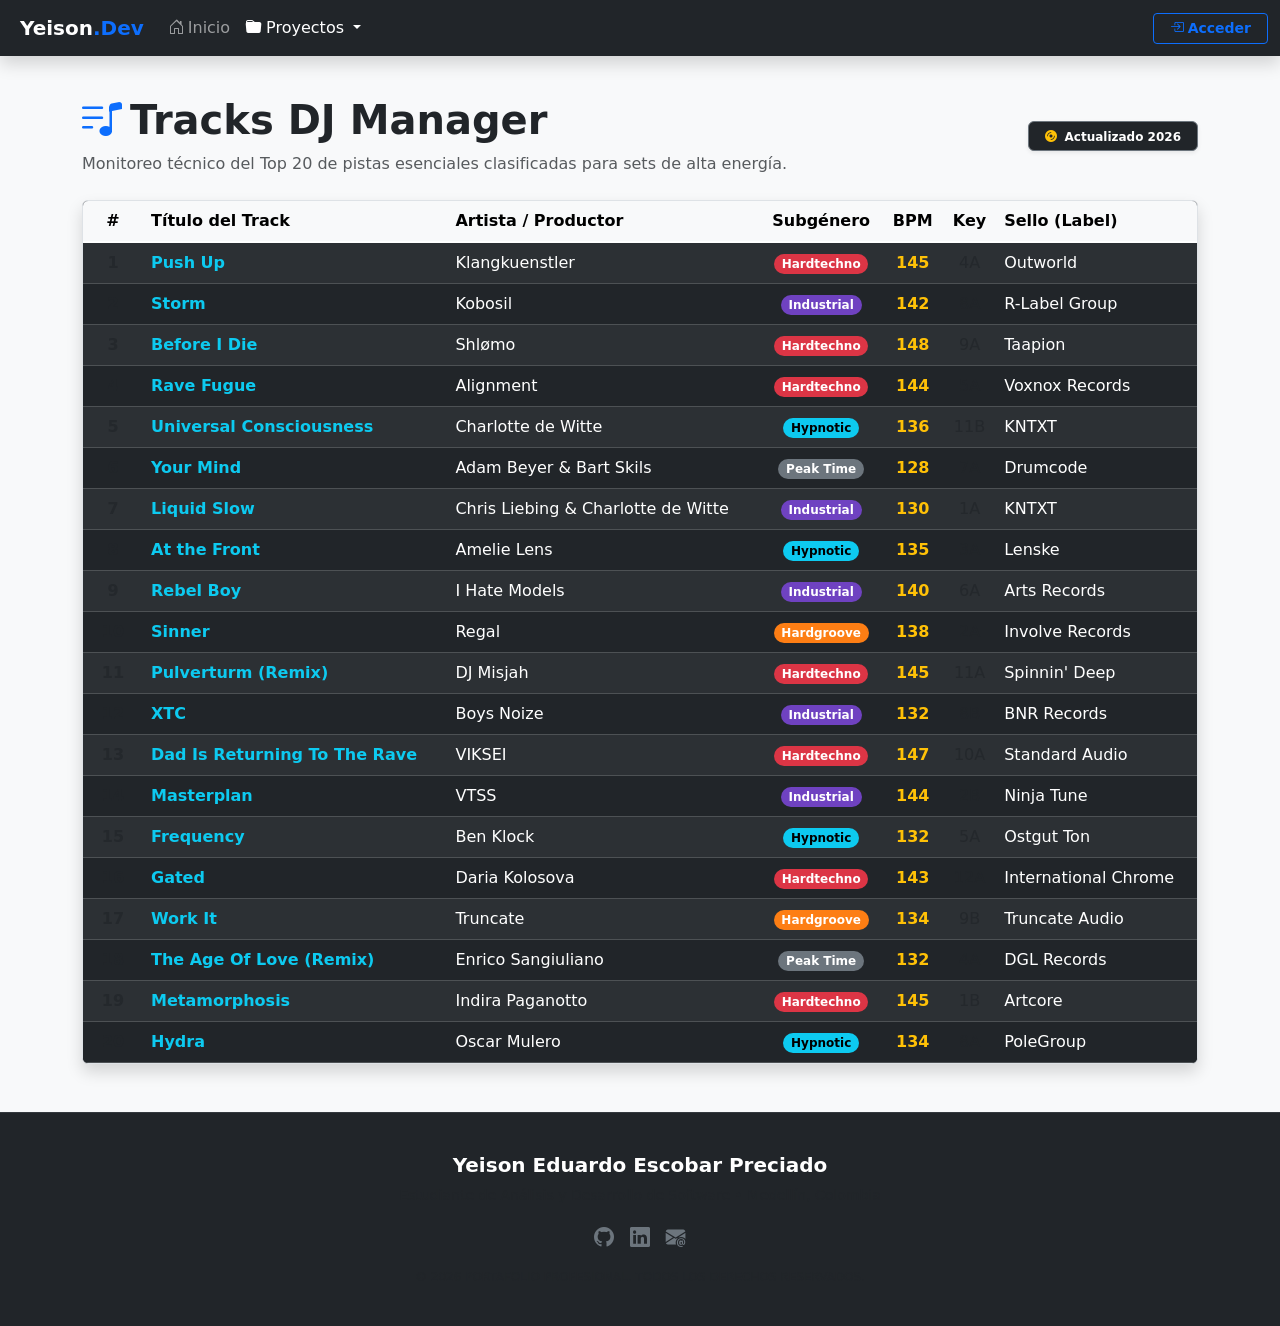
<file: app/tables.html>
<!DOCTYPE html>
<html lang="es-CO">
<head>
    <meta charset="UTF-8" />
    <meta name="viewport" content="width=device-width, initial-scale=1.0" />

    <title>Yeison Escobar | Top 20 Techno Tracks</title>

    <meta name="description" content="Base de datos de pistas y Top 20 de música Techno. Desarrollado por Yeison Eduardo Escobar, estudiante de Análisis y Desarrollo de Software." />
    <link rel="shortcut icon" href="sr_Dupin.png" type="image/x-icon" />

    <meta name="author" content="Yeison Escobar" />
    <meta name="keywords" content="TALLER, taller, Taller, Portafolio, Desarrollador, Techno, Hardgroove, Hardtechno" />

    <meta name="theme-color" content="#000000" />
    <meta name="MobileOptimized" content="width" />
    <meta name="HandheldFriendly" content="true" />
    <meta name="mobile-web-app-capable" content="yes" />
    <meta name="apple-mobile-web-app-status-bar-style" content="black-translucent" />

    <link href="https://cdn.jsdelivr.net/npm/bootstrap@5.3.3/dist/css/bootstrap.min.css" rel="stylesheet" />
    <link rel="stylesheet" href="https://cdn.jsdelivr.net/npm/bootstrap-icons@1.11.3/font/bootstrap-icons.min.css" />

    <style>
        body {
            background-color: #f8f9fa;
            color: #212529;
            font-family: system-ui, -apple-system, "Segoe UI", Roboto, sans-serif;
        }
        /* Ajuste personalizado para las insignias de subgénero */
        .badge-hardtechno { background-color: #dc3545; color: #fff; }
        .badge-industrial { background-color: #6f42c1; color: #fff; }
        .badge-hardgroove { background-color: #fd7e14; color: #fff; }
        .badge-hypnotic { background-color: #0dcaf0; color: #000; }
    </style>
</head>
<body>

    <header>
        <nav class="navbar navbar-expand-sm bg-dark navbar-dark fixed-top shadow">
            <div class="container-fluid">
                <a class="navbar-brand fw-bold" href="index.html">
                    <i class="bi bi-terminal-mix me-2 text-primary"></i><span class="text-white">Yeison</span><span class="text-primary">.Dev</span>
                </a>

                <button class="navbar-toggler" type="button" data-bs-toggle="collapse" data-bs-target="#collapsibleNavbar">
                    <span class="navbar-toggler-icon"></span>
                </button>

                <div class="collapse navbar-collapse" id="collapsibleNavbar">
                    <ul class="navbar-nav me-auto mb-2 mb-sm-0">
                        <li class="nav-item">
                            <a class="nav-link" href="index.html"><i class="bi bi-house-door me-1"></i>Inicio</a>
                        </li>

                        <li class="nav-item dropdown">
                            <a class="nav-link dropdown-toggle active" href="#" role="button" data-bs-toggle="dropdown" aria-expanded="false">
                                <i class="bi bi-folder-fill me-1"></i>Proyectos
                            </a>
                            <ul class="dropdown-menu dropdown-menu-dark shadow">
                                <li><a class="dropdown-item" href="github.html"><i class="bi bi-github me-2"></i>GitHub</a></li>
                                <li><a class="dropdown-item active bg-primary" href="tables.html"><i class="bi bi-table me-2"></i>Tablas</a></li>
                                <li><a class="dropdown-item" href="forms.html"><i class="bi bi-file-earmark-text me-2"></i>Formularios</a></li>
                            </ul>
                        </li>
                    </ul>

                    <div class="d-flex">
                        <a href="forms.html" class="btn btn-outline-primary btn-sm px-3 fw-semibold"><i class="bi bi-box-arrow-in-right me-1"></i>Acceder</a>
                    </div>
                </div>
            </div>
        </nav>
    </header>

    <main class="container my-5 pt-5">
        
        <div class="row mb-4 align-items-center">
            <div class="col-md-8">
                <h1 class="fw-bold tracking-tight"><i class="bi bi-music-note-list text-primary me-2"></i>Tracks DJ Manager</h1>
                <p class="text-muted m-0">Monitoreo técnico del Top 20 de pistas esenciales clasificadas para sets de alta energía.</p>
            </div>
            <div class="col-md-4 text-md-end mt-3 mt-md-0">
                <span class="badge bg-dark px-3 py-2 border border-secondary shadow-sm">
                    <i class="bi bi-disc-fill text-warning spinning me-2"></i>Actualizado 2026
                </span>
            </div>
        </div>

        <div class="table-responsive shadow border rounded bg-dark">
            <table class="table table-dark table-striped table-hover m-0 align-middle">
                <thead class="table-light">
                    <tr>
                        <th scope="col" class="text-center" style="width: 60px;">#</th>
                        <th scope="col">Título del Track</th>
                        <th scope="col">Artista / Productor</th>
                        <th scope="col" class="text-center">Subgénero</th>
                        <th scope="col" class="text-center">BPM</th>
                        <th scope="col" class="text-center">Key</th>
                        <th scope="col">Sello (Label)</th>
                    </tr>
                </thead>
                <tbody class="table-group-divider">
                    <tr>
                        <th scope="row" class="text-center text-muted">1</th>
                        <td class="fw-bold text-info">Push Up</td>
                        <td>Klangkuenstler</td>
                        <td class="text-center"><span class="badge badge-hardtechno rounded-pill px-2.5">Hardtechno</span></td>
                        <td class="text-center fw-semibold text-warning">145</td>
                        <td class="text-center text-muted">4A</td>
                        <td>Outworld</td>
                    </tr>
                    <tr>
                        <th scope="row" class="text-center text-muted">2</th>
                        <td class="fw-bold text-info">Storm</td>
                        <td>Kobosil</td>
                        <td class="text-center"><span class="badge badge-industrial rounded-pill px-2.5">Industrial</span></td>
                        <td class="text-center fw-semibold text-warning">142</td>
                        <td class="text-center text-muted">8A</td>
                        <td>R-Label Group</td>
                    </tr>
                    <tr>
                        <th scope="row" class="text-center text-muted">3</th>
                        <td class="fw-bold text-info">Before I Die</td>
                        <td>Shlømo</td>
                        <td class="text-center"><span class="badge badge-hardtechno rounded-pill px-2.5">Hardtechno</span></td>
                        <td class="text-center fw-semibold text-warning">148</td>
                        <td class="text-center text-muted">9A</td>
                        <td>Taapion</td>
                    </tr>
                    <tr>
                        <th scope="row" class="text-center text-muted">4</th>
                        <td class="fw-bold text-info">Rave Fugue</td>
                        <td>Alignment</td>
                        <td class="text-center"><span class="badge badge-hardtechno rounded-pill px-2.5">Hardtechno</span></td>
                        <td class="text-center fw-semibold text-warning">144</td>
                        <td class="text-center text-muted">5A</td>
                        <td>Voxnox Records</td>
                    </tr>
                    <tr>
                        <th scope="row" class="text-center text-muted">5</th>
                        <td class="fw-bold text-info">Universal Consciousness</td>
                        <td>Charlotte de Witte</td>
                        <td class="text-center"><span class="badge badge-hypnotic rounded-pill px-2.5">Hypnotic</span></td>
                        <td class="text-center fw-semibold text-warning">136</td>
                        <td class="text-center text-muted">11B</td>
                        <td>KNTXT</td>
                    </tr>
                    <tr>
                        <th scope="row" class="text-center text-muted">6</th>
                        <td class="fw-bold text-info">Your Mind</td>
                        <td>Adam Beyer & Bart Skils</td>
                        <td class="text-center"><span class="badge bg-secondary rounded-pill px-2.5">Peak Time</span></td>
                        <td class="text-center fw-semibold text-warning">128</td>
                        <td class="text-center text-muted">7A</td>
                        <td>Drumcode</td>
                    </tr>
                    <tr>
                        <th scope="row" class="text-center text-muted">7</th>
                        <td class="fw-bold text-info">Liquid Slow</td>
                        <td>Chris Liebing & Charlotte de Witte</td>
                        <td class="text-center"><span class="badge badge-industrial rounded-pill px-2.5">Industrial</span></td>
                        <td class="text-center fw-semibold text-warning">130</td>
                        <td class="text-center text-muted">1A</td>
                        <td>KNTXT</td>
                    </tr>
                    <tr>
                        <th scope="row" class="text-center text-muted">8</th>
                        <td class="fw-bold text-info">At the Front</td>
                        <td>Amelie Lens</td>
                        <td class="text-center"><span class="badge badge-hypnotic rounded-pill px-2.5">Hypnotic</span></td>
                        <td class="text-center fw-semibold text-warning">135</td>
                        <td class="text-center text-muted">3A</td>
                        <td>Lenske</td>
                    </tr>
                    <tr>
                        <th scope="row" class="text-center text-muted">9</th>
                        <td class="fw-bold text-info">Rebel Boy</td>
                        <td>I Hate Models</td>
                        <td class="text-center"><span class="badge badge-industrial rounded-pill px-2.5">Industrial</span></td>
                        <td class="text-center fw-semibold text-warning">140</td>
                        <td class="text-center text-muted">6A</td>
                        <td>Arts Records</td>
                    </tr>
                    <tr>
                        <th scope="row" class="text-center text-muted">10</th>
                        <td class="fw-bold text-info">Sinner</td>
                        <td>Regal</td>
                        <td class="text-center"><span class="badge badge-hardgroove rounded-pill px-2.5">Hardgroove</span></td>
                        <td class="text-center fw-semibold text-warning">138</td>
                        <td class="text-center text-muted">2A</td>
                        <td>Involve Records</td>
                    </tr>
                    <tr>
                        <th scope="row" class="text-center text-muted">11</th>
                        <td class="fw-bold text-info">Pulverturm (Remix)</td>
                        <td>DJ Misjah</td>
                        <td class="text-center"><span class="badge badge-hardtechno rounded-pill px-2.5">Hardtechno</span></td>
                        <td class="text-center fw-semibold text-warning">145</td>
                        <td class="text-center text-muted">11A</td>
                        <td>Spinnin' Deep</td>
                    </tr>
                    <tr>
                        <th scope="row" class="text-center text-muted">12</th>
                        <td class="fw-bold text-info">XTC</td>
                        <td>Boys Noize</td>
                        <td class="text-center"><span class="badge badge-industrial rounded-pill px-2.5">Industrial</span></td>
                        <td class="text-center fw-semibold text-warning">132</td>
                        <td class="text-center text-muted">8B</td>
                        <td>BNR Records</td>
                    </tr>
                    <tr>
                        <th scope="row" class="text-center text-muted">13</th>
                        <td class="fw-bold text-info">Dad Is Returning To The Rave</td>
                        <td>VIKSEI</td>
                        <td class="text-center"><span class="badge badge-hardtechno rounded-pill px-2.5">Hardtechno</span></td>
                        <td class="text-center fw-semibold text-warning">147</td>
                        <td class="text-center text-muted">10A</td>
                        <td>Standard Audio</td>
                    </tr>
                    <tr>
                        <th scope="row" class="text-center text-muted">14</th>
                        <td class="fw-bold text-info">Masterplan</td>
                        <td>VTSS</td>
                        <td class="text-center"><span class="badge badge-industrial rounded-pill px-2.5">Industrial</span></td>
                        <td class="text-center fw-semibold text-warning">144</td>
                        <td class="text-center text-muted">2B</td>
                        <td>Ninja Tune</td>
                    </tr>
                    <tr>
                        <th scope="row" class="text-center text-muted">15</th>
                        <td class="fw-bold text-info">Frequency</td>
                        <td>Ben Klock</td>
                        <td class="text-center"><span class="badge badge-hypnotic rounded-pill px-2.5">Hypnotic</span></td>
                        <td class="text-center fw-semibold text-warning">132</td>
                        <td class="text-center text-muted">5A</td>
                        <td>Ostgut Ton</td>
                    </tr>
                    <tr>
                        <th scope="row" class="text-center text-muted">16</th>
                        <td class="fw-bold text-info">Gated</td>
                        <td>Daria Kolosova</td>
                        <td class="text-center"><span class="badge badge-hardtechno rounded-pill px-2.5">Hardtechno</span></td>
                        <td class="text-center fw-semibold text-warning">143</td>
                        <td class="text-center text-muted">12A</td>
                        <td>International Chrome</td>
                    </tr>
                    <tr>
                        <th scope="row" class="text-center text-muted">17</th>
                        <td class="fw-bold text-info">Work It</td>
                        <td>Truncate</td>
                        <td class="text-center"><span class="badge badge-hardgroove rounded-pill px-2.5">Hardgroove</span></td>
                        <td class="text-center fw-semibold text-warning">134</td>
                        <td class="text-center text-muted">9B</td>
                        <td>Truncate Audio</td>
                    </tr>
                    <tr>
                        <th scope="row" class="text-center text-muted">18</th>
                        <td class="fw-bold text-info">The Age Of Love (Remix)</td>
                        <td>Enrico Sangiuliano</td>
                        <td class="text-center"><span class="badge bg-secondary rounded-pill px-2.5">Peak Time</span></td>
                        <td class="text-center fw-semibold text-warning">132</td>
                        <td class="text-center text-muted">4A</td>
                        <td>DGL Records</td>
                    </tr>
                    <tr>
                        <th scope="row" class="text-center text-muted">19</th>
                        <td class="fw-bold text-info">Metamorphosis</td>
                        <td>Indira Paganotto</td>
                        <td class="text-center"><span class="badge badge-hardtechno rounded-pill px-2.5">Hardtechno</span></td>
                        <td class="text-center fw-semibold text-warning">145</td>
                        <td class="text-center text-muted">1B</td>
                        <td>Artcore</td>
                    </tr>
                    <tr>
                        <th scope="row" class="text-center text-muted">20</th>
                        <td class="fw-bold text-info">Hydra</td>
                        <td>Oscar Mulero</td>
                        <td class="text-center"><span class="badge badge-hypnotic rounded-pill px-2.5">Hypnotic</span></td>
                        <td class="text-center fw-semibold text-warning">134</td>
                        <td class="text-center text-muted">8A</td>
                        <td>PoleGroup</td>
                    </tr>
                </tbody>
            </table>
        </div>
    </main>

    <footer class="bg-dark text-secondary px-4 py-4 text-center mt-5 border-top border-secondary border-opacity-25">
        <div class="py-3">
            <h4 class="text-white fw-bold mb-2 fs-5">Yeison Eduardo Escobar Preciado</h4>
            <div class="col-lg-6 mx-auto">
                <p class="small mb-3 text-muted">Estudiante de Análisis y Desarrollo de Software • Medellín, Colombia</p>
                <div class="d-flex justify-content-center gap-3 fs-5 mb-3">
                    <a href="#" class="text-secondary link-primary"><i class="bi bi-github"></i></a>
                    <a href="#" class="text-secondary link-primary"><i class="bi bi-linkedin"></i></a>
                    <a href="#" class="text-secondary link-primary"><i class="bi bi-envelope-at-fill"></i></a>
                </div>
                <p class="mb-0 extra-small text-uppercase tracking-wider text-muted" style="font-size: 0.75rem;">&copy; 2026 Portafolio Profesional. Todos los derechos reservados.</p>
            </div>
        </div>
    </footer>

    <script src="https://cdn.jsdelivr.net/npm/bootstrap@5.3.3/dist/js/bootstrap.bundle.min.js"></script>
</body>
</html>
</file>
